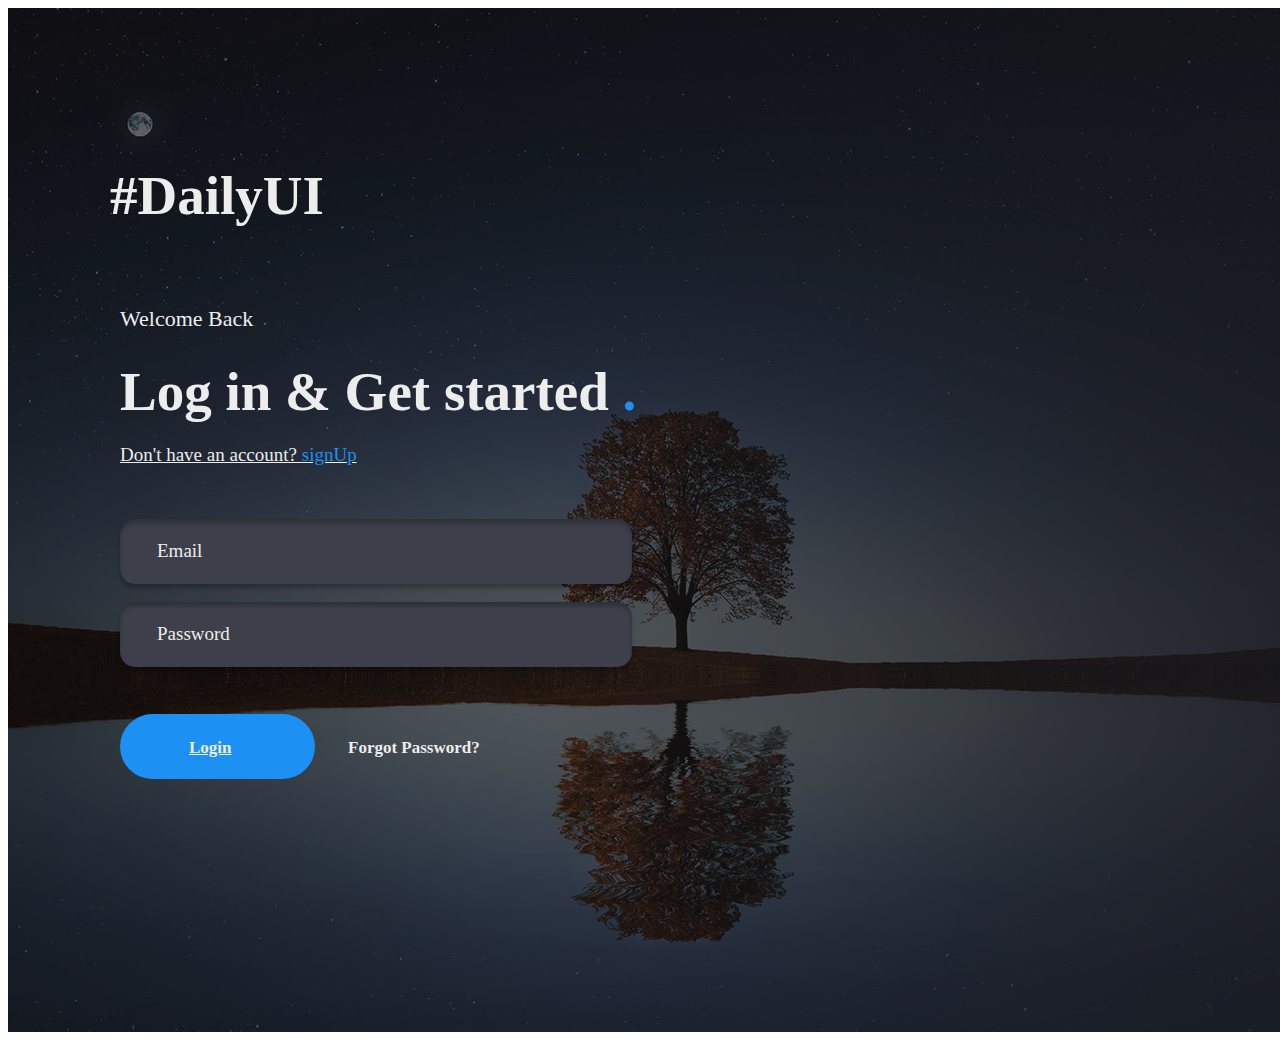
<file: index.html>
<!DOCTYPE html>
<html lang="en" dir="ltr">
  <head>
    <link rel="stylesheet" href="style.css">
    <meta charset="utf-8">
    <title></title>
  </head>
  <body>
    <section class="img" id="img">
    <div class="header">
      #DailyUI
      </div>
    <div class="texts">
      <div class="welcome">
        Welcome Back
        </div>
  <div class="login">
        Log in & Get started<span style="color:#1D90F4"> .</span></div>
    <a href="signup.html" class="signup">
      Don't have an account?<span style="color:#1D90F4"> signUp</span></a>
<div class="email">
  </div>
  <div class="email-text">Email</div>
  <div class="password"></div>
  <div class="password-text">Password</div>
<div class="btn"></div>
                         <a href="https://mrigajana-makstark.github.io/The-Crave_Story/" class="btn-text">
  Login
                     </a>
  <div class="forgot">
    Forgot Password?
    </div>
  </div>

</section>
  </body>
</html>
</file>
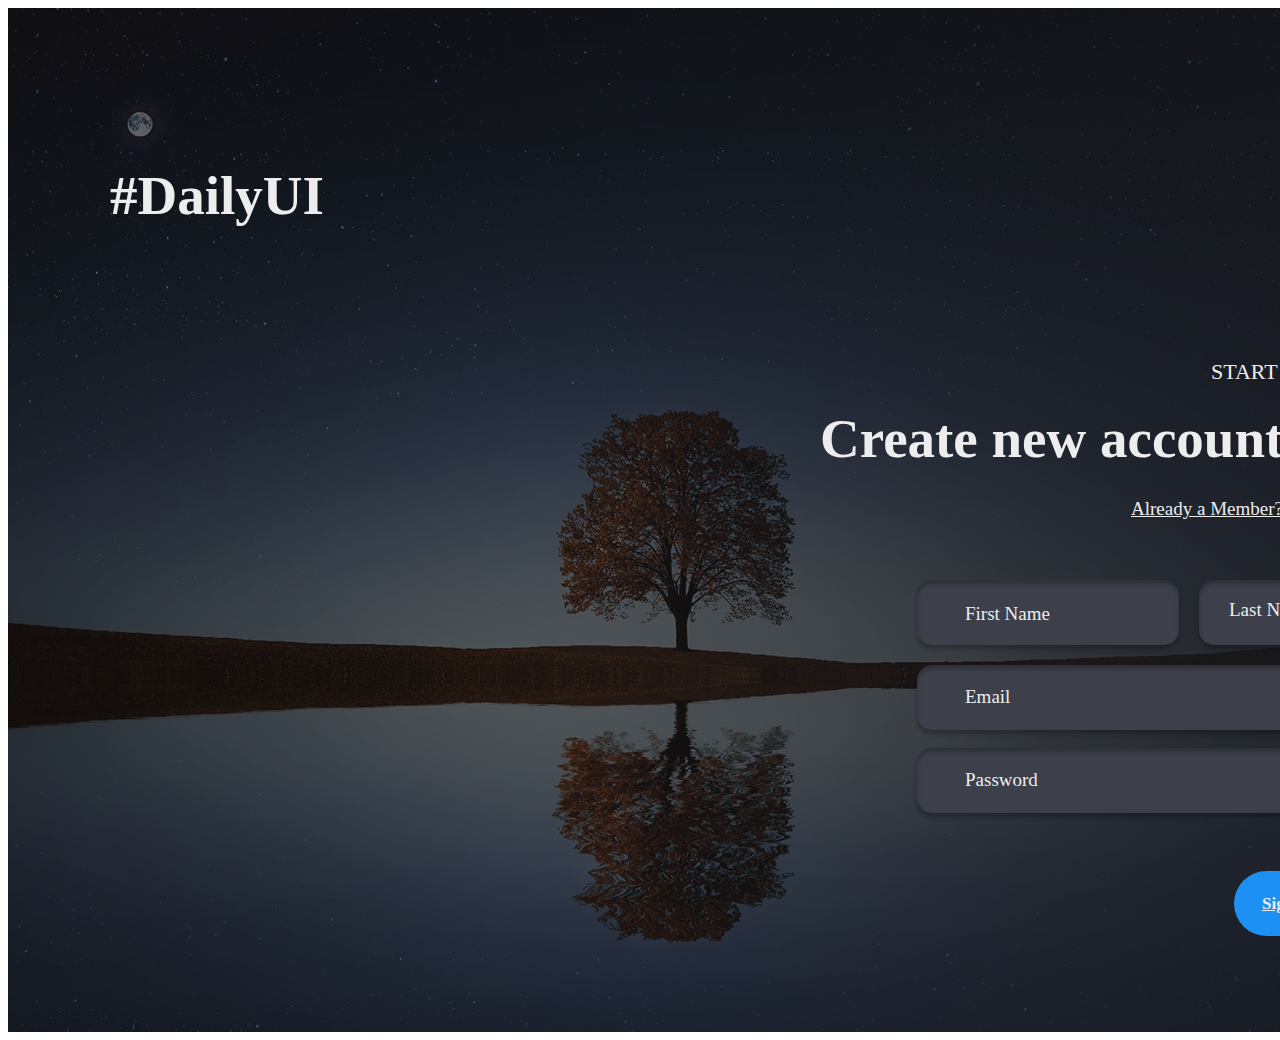
<file: signup.html>
<!DOCTYPE html>
<html lang="en" dir="ltr">
  <head>
    <link rel="stylesheet" href="style2.css">
    <meta charset="utf-8">
    <title></title>
  </head>
  <body>
    <section class="img" id="img">
    <div class="header">
      #DailyUI
      </div>
    <div class="texts">
      <div class="welcome">
        START FOR FREE
        </div>
  <div class="signup">
        Create new account<span style="color:#1D90F4"> .</span></div>
    <a href="index.html" class="login">
      Already a Member?<span style="color:#1D90F4"> LogIn</span></a>
<div class="firstname"></div>
<div class="firstname-text">First Name</div>
<div class="lastname"></div>
<div class="lastname-text">Last Name</div>
<div class="email"></div>
<div class="email-text">Email</div>
<div class="password"></div>
<div class="password-text">Password</div>
<div class="btn"></div>
<a href="https://mrigajana-makstark.github.io/The-Crave_Story/"class="btn-text">Sign Up</a>
  </div>

</section>
  </body>
</html>
</file>
<file: style.css>
/* texts */
.header{
  position: absolute;
width: 192px;
height: 108px;
left: 110px;
top: 165px;

font-family: 'Comfortaa';
font-style: normal;
font-weight: 700;
font-size: 55px;
line-height: 61px;

color: #EDEDEE;
}
.img{

  background-image: url("signup bg.png");
  background-color: #02ff;
    background-repeat: no-repeat;
    background-position: center;
width: 1440px;
height: 1024px;
left: 0px;
top: 0px;
}
.img::before{
  background-color: rgba(0, 0, 0, 0.37);
  content: '';
  display: block;
  height: 1024px;
  position: absolute;
  width: 1440px;
}
.texts{
position: absolute;
width: 588px;
height: 473px;
left: 110px;
top: 276px;
}
.welcome{
  position: absolute;
width: 197px;
height: 42px;
left: 10px;
top: 30px;

font-family: 'Comfortaa';
font-style: normal;
font-weight: 400;
font-size: 22px;
line-height: 25px;

color: #EDEDEE;
}

.login
{
position: absolute;
width: 588px;
height: 70px;
left: 10px;
top: 85px;

font-family: 'Comfortaa';
font-style: normal;
font-weight: 700;
font-size: 55px;
line-height: 61px;

color: #EDEDEE;
}
.signup{
  position: absolute;
width: 335px;
height: 26px;
left: 10px;
top: 168px;

font-family: 'Comfortaa';
font-style: normal;
font-weight: 400;
font-size: 19px;
line-height: 21px;

color: #EDEDEE;
}
.email{
  position: absolute;
width: 512px;
height: 65px;
left: 10px;
top: 243px;

background: #3D404A;
box-shadow: 0px 4px 4px rgba(0, 0, 0, 0.25), inset 0px 4px 4px rgba(0, 0, 0, 0.25);
border-radius: 15px;
}
.email-text{
  position: absolute;
width: 70px;
height: 22px;
left: 47px;
top: 264px;

font-family: 'Comfortaa';
font-style: normal;
font-weight: 400;
font-size: 19px;
line-height: 21px;
/* identical to box height */


color: #EDEDEE;
}
.password{
  position: absolute;
  width: 512px;
  height: 65px;
  left: 10px;
  top: 326px;

  background: #3D404A;
  box-shadow: 0px 4px 4px rgba(0, 0, 0, 0.25), inset 0px 4px 4px rgba(0, 0, 0, 0.25);
  border-radius: 15px;
}
.password-text{
  position: absolute;
  width: 105px;
  height: 23px;
  left: 47px;
  top: 347px;

  font-family: 'Comfortaa';
  font-style: normal;
  font-weight: 400;
  font-size: 19px;
  line-height: 21px;

  color: #EDEDEE;
}
.btn
{
  position: absolute;
width: 195px;
height: 65px;
left: 10px;
top: 438px;

background: #1D90F4;
border-radius: 32.5px;
}
.btn-text{
  position: absolute;
width: 57px;
height: 17px;
left: 79px;
top: 462px;

font-family: 'Comfortaa';
font-style: normal;
font-weight: 600;
font-size: 17px;
line-height: 19px;

color: #EDEDEE;
}
.forgot{
  position: absolute;
  width: 166px;
  height: 17px;
  left: 238px;
  top: 462px;



  font-family: 'Comfortaa';
  font-style: normal;
  font-weight: 600;
  font-size: 17px;
  line-height: 19px;

  color: #EDEDEE;
}
</file>
<file: style2.css>
.header{
  position: absolute;
width: 192px;
height: 108px;
left: 110px;
top: 165px;

font-family: 'Comfortaa';
font-style: normal;
font-weight: 700;
font-size: 55px;
line-height: 61px;

color: #EDEDEE;
}
.img{

  background-image: url("signup bg.png");
  background-color: #02ff;
    background-repeat: no-repeat;
    background-position: center;
width: 1440px;
height: 1024px;
left: 0px;
top: 0px;
}
.img::before{
  background-color: rgba(0, 0, 0, 0.37);
  content: '';
  display: block;
  height: 1024px;
  position: relative;
  width: 1440px;
}
.texts{
  position: relative;
width: 609px;
height: 577px;
left: 5px;
top: -950px;

}
.welcome{
  position: absolute;
width: 197px;
height: 42px;
left: 1198px;
top: 277px;

font-family: 'Comfortaa';
font-style: normal;
font-weight: 400;
font-size: 22px;
line-height: 25px;

color: #EDEDEE;
}
.signup{
  position: absolute;
  width: 588px;
  height: 70px;
  left: 807px;
  top: 326px;

  font-family: 'Comfortaa';
  font-style: normal;
  font-weight: 700;
  font-size: 55px;
  line-height: 61px;

  color: #EDEDEE;
}
.login{
  position: absolute;
  width: 277px;
  height: 26px;
  left: 1118px;
  top: 416px;

  font-family: 'Comfortaa';
  font-style: normal;
  font-weight: 400;
  font-size: 19px;
  line-height: 21px;

  color: #EDEDEE;
}
.firstname{
  position: absolute;
width: 262px;
height: 65px;
left: 904px;
top: 498px;

background: #3D404A;
box-shadow: 0px 4px 4px rgba(0, 0, 0, 0.25), inset 0px 4px 4px rgba(0, 0, 0, 0.25);
border-radius: 15px;
}
.lastname{
  position: absolute;
  width: 230px;
  height: 65px;
  left: 1186px;
  top: 498px;

  background: #3D404A;
  box-shadow: 0px 4px 4px rgba(0, 0, 0, 0.25), inset 0px 4px 4px rgba(0, 0, 0, 0.25);
  border-radius: 15px;
}
.firstname-text{
  position: absolute;
  width: 116px;
  height: 22px;
  left: 952px;
  top: 521px;

  font-family: 'Comfortaa';
  font-style: normal;
  font-weight: 400;
  font-size: 19px;
  line-height: 21px;
  /* identical to box height */


  color: #EDEDEE;
}
.lastname-text{
  position: absolute;
  width: 116px;
  height: 22px;
  left: 1216px;
  top: 517px;

  font-family: 'Comfortaa';
  font-style: normal;
  font-weight: 400;
  font-size: 19px;
  line-height: 21px;
  /* identical to box height */


  color: #EDEDEE;
}
.email{
  position: absolute;
  width: 512px;
  height: 65px;
  left: 904px;
  top: 583px;

  background: #3D404A;
  box-shadow: 0px 4px 4px rgba(0, 0, 0, 0.25), inset 0px 4px 4px rgba(0, 0, 0, 0.25);
  border-radius: 15px;
}
.email-text{
  position: absolute;
  width: 70px;
  height: 22px;
  left: 952px;
  top: 604px;

  font-family: 'Comfortaa';
  font-style: normal;
  font-weight: 400;
  font-size: 19px;
  line-height: 21px;
  /* identical to box height */


  color: #EDEDEE;
}
.password{
  position: absolute;
  width: 512px;
  height: 65px;
  left: 904px;
  top: 666px;

  background: #3D404A;
  box-shadow: 0px 4px 4px rgba(0, 0, 0, 0.25), inset 0px 4px 4px rgba(0, 0, 0, 0.25);
  border-radius: 15px;
}
.password-text{
  position: absolute;
  width: 105px;
  height: 23px;
  left: 952px;
  top: 687px;

  font-family: 'Comfortaa';
  font-style: normal;
  font-weight: 400;
  font-size: 19px;
  line-height: 21px;

  color: #EDEDEE;
}
.btn{
  position: absolute;
  width: 195px;
  height: 65px;
  left: 1221px;
  top: 789px;

  background: #1D90F4;
  border-radius: 32.5px;
}
.btn-text{
  position: absolute;
  width: 140px;
  height: 19px;
  left: 1249px;
  top: 812px;

  font-family: 'Comfortaa';
  font-style: normal;
  font-weight: 600;
  font-size: 17px;
  line-height: 19px;
  /* identical to box height */


  color: #EDEDEE;
}
</file>
